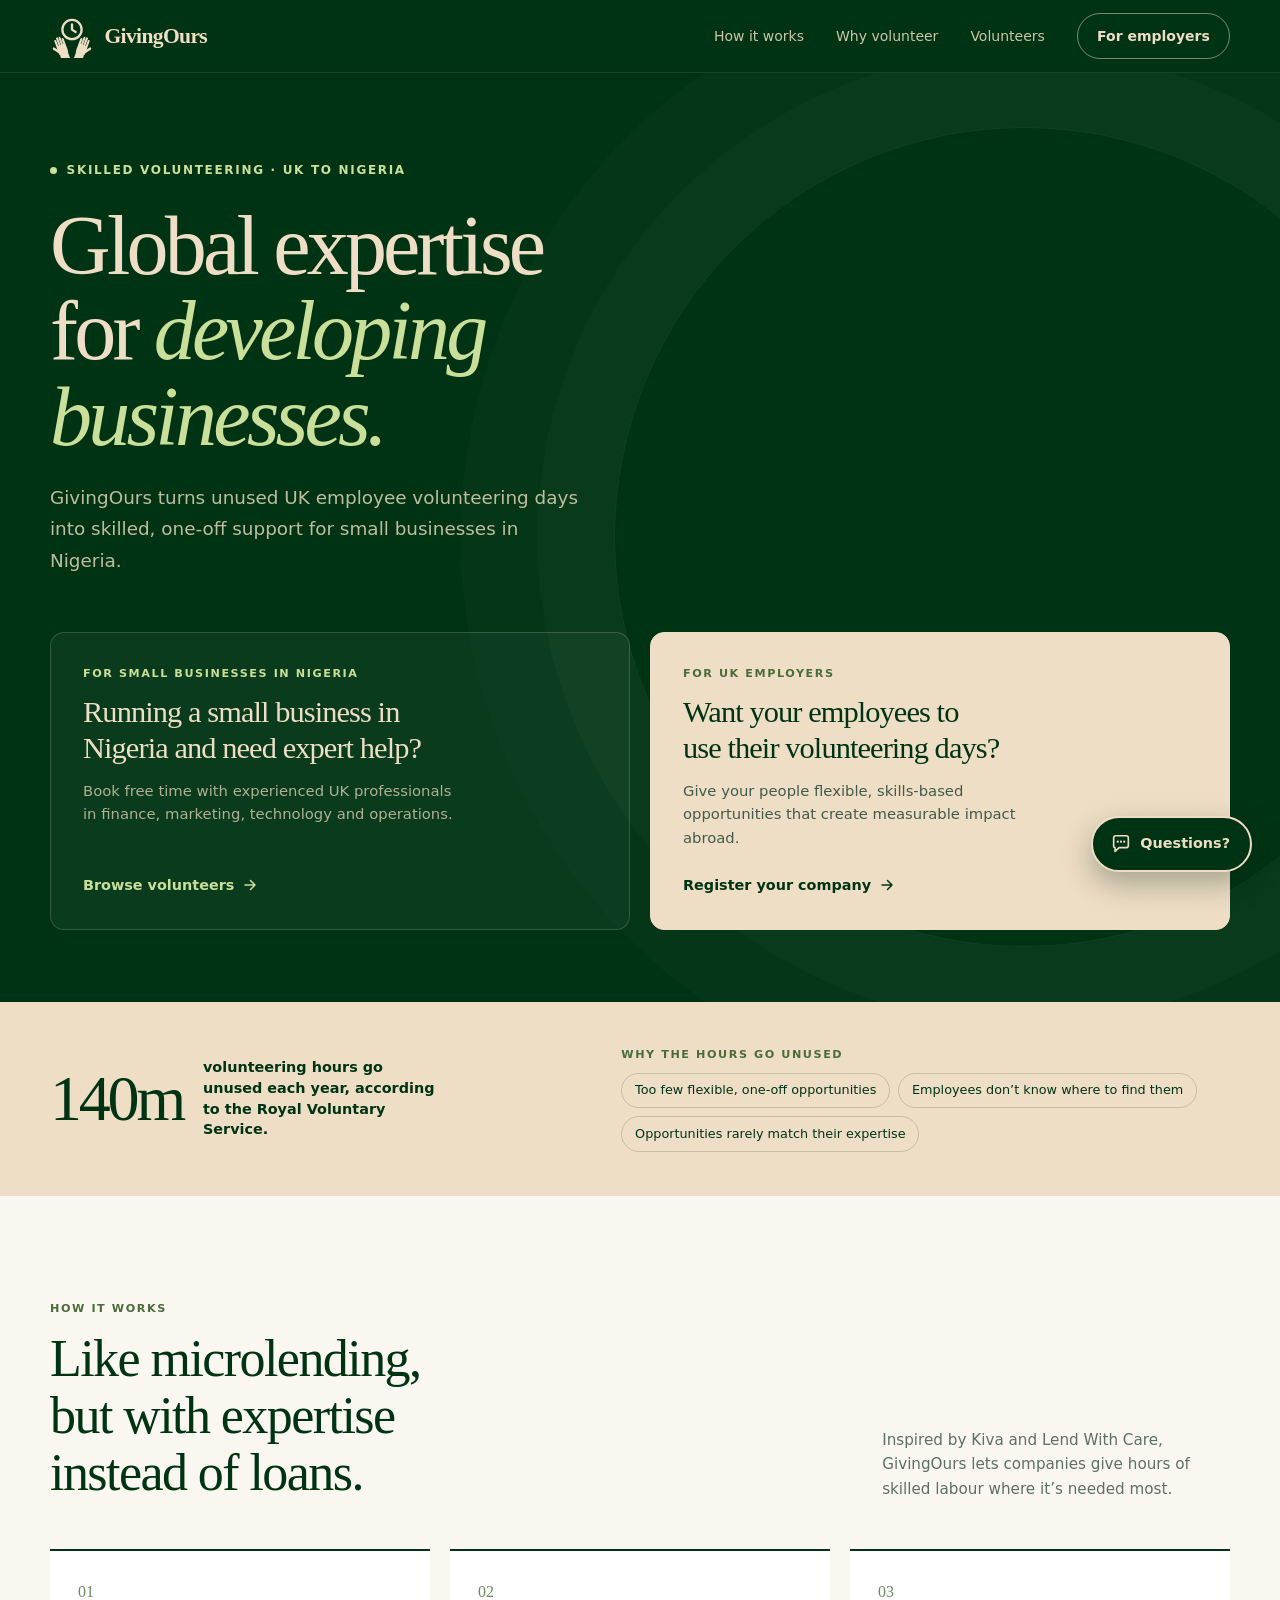
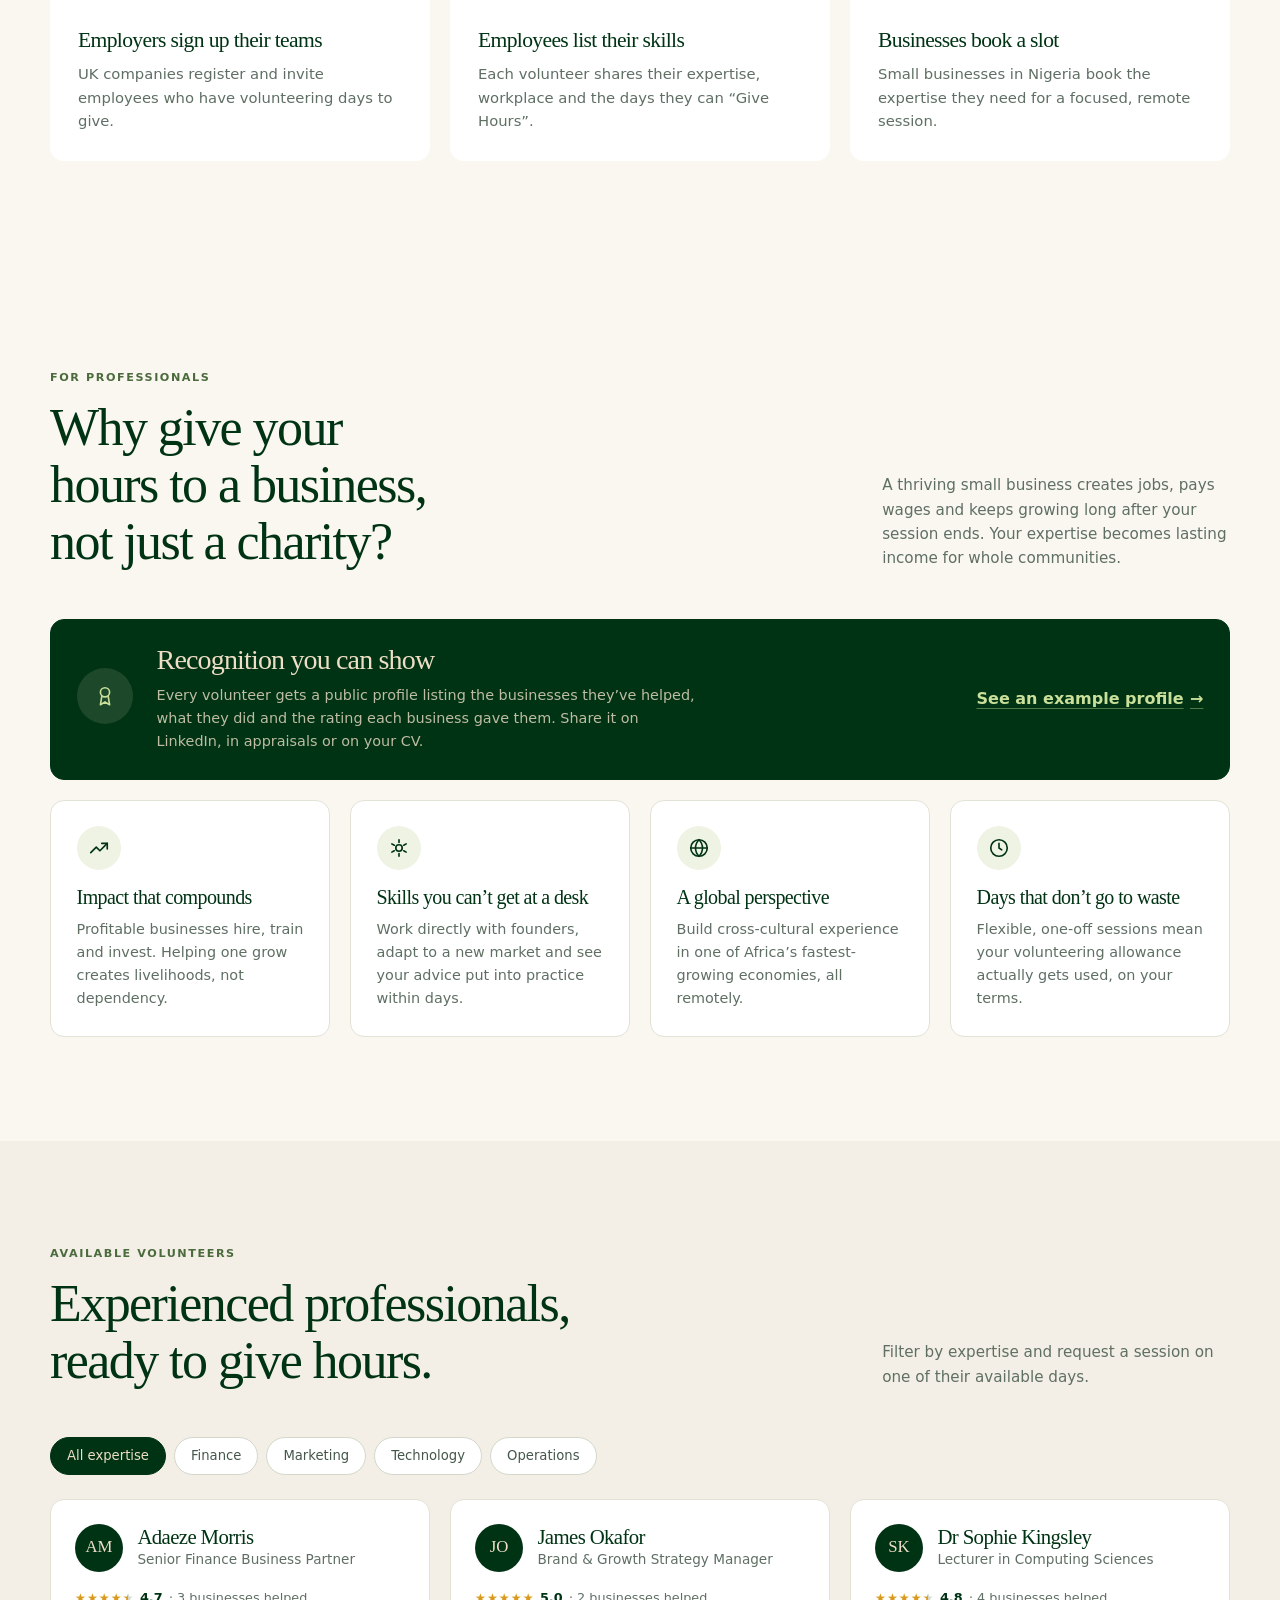
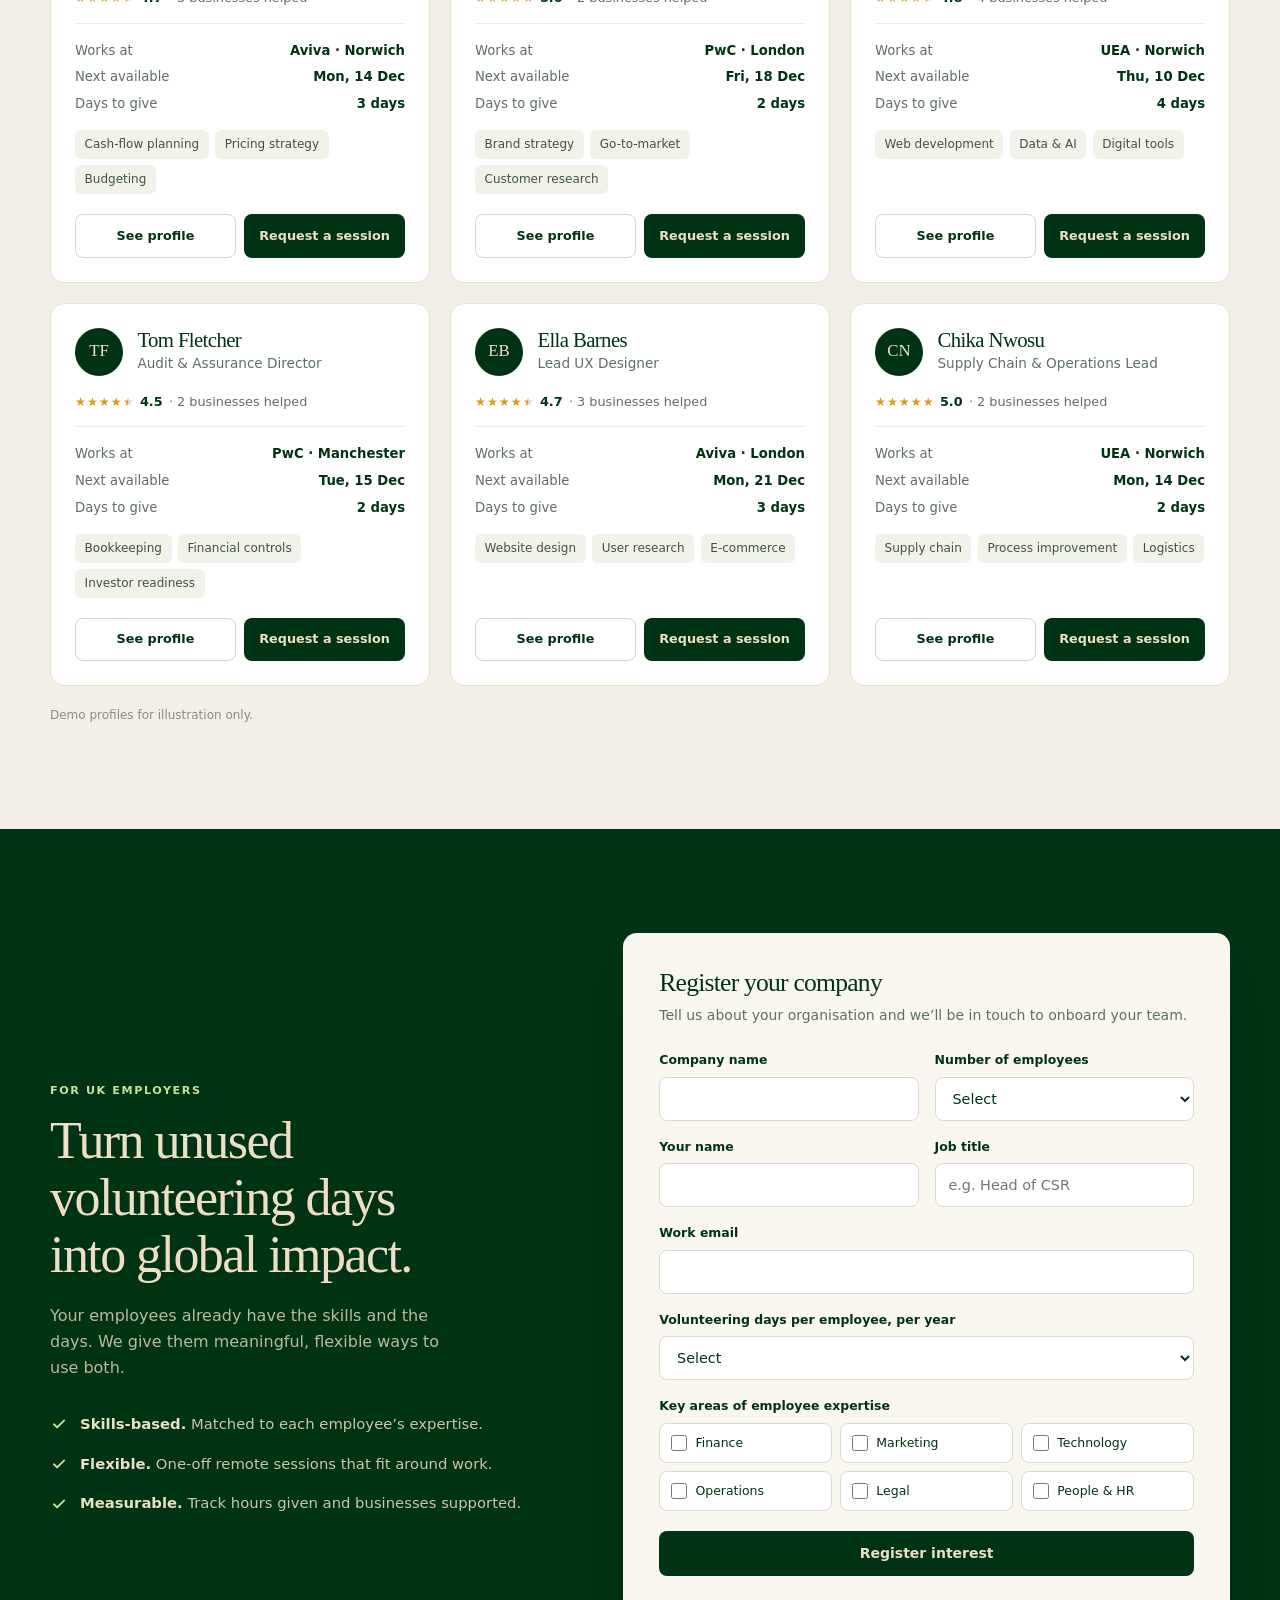
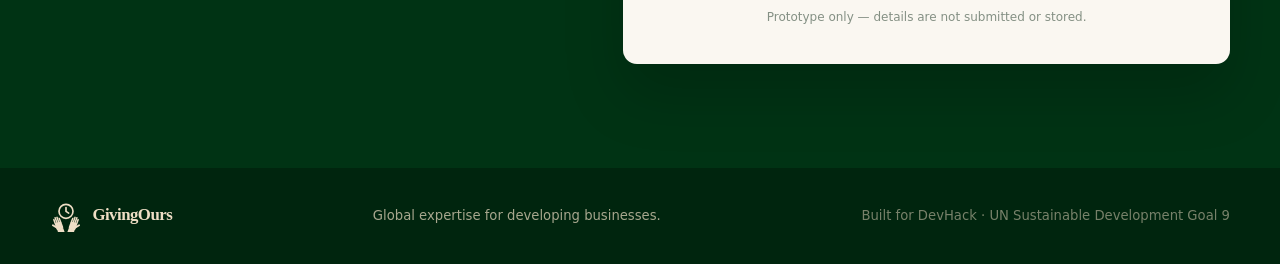
<file: index.html>
<!doctype html>
<html lang="en">
  <head>
    <meta charset="utf-8">
    <meta name="viewport" content="width=device-width, initial-scale=1">
    <meta name="theme-color" content="#003314">
    <meta
      name="description"
      content="GivingOurs turns unused UK employee volunteering days into expert support for small businesses in Nigeria."
    >
    <title>GivingOurs — Global expertise for developing businesses</title>
    <link rel="icon" href="assets/favicon.svg" type="image/svg+xml">
    <link rel="stylesheet" href="assets/styles.css">
    <script src="assets/data.js" defer></script>
    <script src="assets/script.js" defer></script>
    <script src="assets/chat.js" defer></script>
  </head>
  <body>
    <a class="skip-link" href="#main">Skip to content</a>

    <header class="site-header">
      <nav class="container nav" aria-label="Main navigation">
        <a class="brand" href="#top" aria-label="GivingOurs home">
          <img class="brand-mark" src="assets/logo.svg" alt="" width="44" height="44">
          <span class="brand-name">GivingOurs</span>
        </a>
        <div class="nav-links">
          <a href="#how-it-works">How it works</a>
          <a href="#why-volunteer">Why volunteer</a>
          <a href="#volunteers">Volunteers</a>
          <a class="button button-outline" href="#employers">For employers</a>
        </div>
      </nav>
    </header>

    <main id="main">
      <section class="hero" id="top" aria-labelledby="hero-title">
        <div class="container hero-inner">
          <div class="hero-copy">
            <p class="eyebrow"><span class="eyebrow-dot" aria-hidden="true"></span>Skilled volunteering · UK to Nigeria</p>
            <h1 id="hero-title">Global expertise for <em>developing businesses.</em></h1>
            <p class="hero-intro">
              GivingOurs turns unused UK employee volunteering days into
              skilled, one-off support for small businesses in Nigeria.
            </p>
          </div>

          <div class="hero-split">
            <article class="hero-panel">
              <span class="panel-label">For small businesses in Nigeria</span>
              <h2>Running a small business in Nigeria and need expert help?</h2>
              <p>Book free time with experienced UK professionals in finance, marketing, technology and operations.</p>
              <a class="panel-link" href="#volunteers">
                Browse volunteers
                <svg width="16" height="16" viewBox="0 0 16 16" fill="none" aria-hidden="true"><path d="M3 8h10M8.5 3.5 13 8l-4.5 4.5" stroke="currentColor" stroke-width="1.5" stroke-linecap="round" stroke-linejoin="round"/></svg>
              </a>
            </article>
            <article class="hero-panel hero-panel-light">
              <span class="panel-label">For UK employers</span>
              <h2>Want your employees to use their volunteering days?</h2>
              <p>Give your people flexible, skills-based opportunities that create measurable impact abroad.</p>
              <a class="panel-link" href="#employers">
                Register your company
                <svg width="16" height="16" viewBox="0 0 16 16" fill="none" aria-hidden="true"><path d="M3 8h10M8.5 3.5 13 8l-4.5 4.5" stroke="currentColor" stroke-width="1.5" stroke-linecap="round" stroke-linejoin="round"/></svg>
              </a>
            </article>
          </div>
        </div>
      </section>

      <section class="stats" aria-label="The opportunity">
        <div class="container stats-inner">
          <div class="stat">
            <strong>140m</strong>
            <span>volunteering hours go unused each year, according to the Royal Voluntary Service.</span>
          </div>
          <div class="stat-reasons">
            <p class="stat-reasons-title">Why the hours go unused</p>
            <ul>
              <li>Too few flexible, one-off opportunities</li>
              <li>Employees don’t know where to find them</li>
              <li>Opportunities rarely match their expertise</li>
            </ul>
          </div>
        </div>
      </section>

      <section class="section" id="how-it-works" aria-labelledby="how-title">
        <div class="container">
          <div class="section-heading">
            <div>
              <p class="section-kicker">How it works</p>
              <h2 id="how-title">Like microlending, but with expertise instead of loans.</h2>
            </div>
            <p class="section-description">
              Inspired by Kiva and Lend With Care, GivingOurs lets companies
              give hours of skilled labour where it’s needed most.
            </p>
          </div>
          <ol class="steps">
            <li class="step">
              <span class="step-number">01</span>
              <h3>Employers sign up their teams</h3>
              <p>UK companies register and invite employees who have volunteering days to give.</p>
            </li>
            <li class="step">
              <span class="step-number">02</span>
              <h3>Employees list their skills</h3>
              <p>Each volunteer shares their expertise, workplace and the days they can “Give Hours”.</p>
            </li>
            <li class="step">
              <span class="step-number">03</span>
              <h3>Businesses book a slot</h3>
              <p>Small businesses in Nigeria book the expertise they need for a focused, remote session.</p>
            </li>
          </ol>
        </div>
      </section>

      <section class="section why" id="why-volunteer" aria-labelledby="why-title">
        <div class="container">
          <div class="section-heading">
            <div>
              <p class="section-kicker">For professionals</p>
              <h2 id="why-title">Why give your hours to a business, not just a charity?</h2>
            </div>
            <p class="section-description">
              A thriving small business creates jobs, pays wages and keeps
              growing long after your session ends. Your expertise becomes
              lasting income for whole communities.
            </p>
          </div>

          <div class="why-grid">
            <article class="why-card why-card-feature">
              <span class="why-icon" aria-hidden="true">
                <svg width="22" height="22" viewBox="0 0 24 24" fill="none" stroke="currentColor" stroke-width="1.8" stroke-linecap="round" stroke-linejoin="round"><circle cx="12" cy="8" r="5"/><path d="m8.5 12.5-1.5 9 5-3 5 3-1.5-9"/></svg>
              </span>
              <h3>Recognition you can show</h3>
              <p>
                Every volunteer gets a public profile listing the businesses
                they’ve helped, what they did and the rating each business
                gave them. Share it on LinkedIn, in appraisals or on your CV.
              </p>
              <a class="text-link" href="profile.html?id=sophie-kingsley">See an example profile <span aria-hidden="true">→</span></a>
            </article>
            <article class="why-card">
              <span class="why-icon" aria-hidden="true">
                <svg width="22" height="22" viewBox="0 0 24 24" fill="none" stroke="currentColor" stroke-width="1.8" stroke-linecap="round" stroke-linejoin="round"><path d="M3 17l6-6 4 4 8-8"/><path d="M15 7h6v6"/></svg>
              </span>
              <h3>Impact that compounds</h3>
              <p>Profitable businesses hire, train and invest. Helping one grow creates livelihoods, not dependency.</p>
            </article>
            <article class="why-card">
              <span class="why-icon" aria-hidden="true">
                <svg width="22" height="22" viewBox="0 0 24 24" fill="none" stroke="currentColor" stroke-width="1.8" stroke-linecap="round" stroke-linejoin="round"><path d="M12 3v3M12 18v3M4.2 7.5l2.6 1.5M17.2 15l2.6 1.5M4.2 16.5 6.8 15M17.2 9l2.6-1.5"/><circle cx="12" cy="12" r="3.5"/></svg>
              </span>
              <h3>Skills you can’t get at a desk</h3>
              <p>Work directly with founders, adapt to a new market and see your advice put into practice within days.</p>
            </article>
            <article class="why-card">
              <span class="why-icon" aria-hidden="true">
                <svg width="22" height="22" viewBox="0 0 24 24" fill="none" stroke="currentColor" stroke-width="1.8" stroke-linecap="round" stroke-linejoin="round"><circle cx="12" cy="12" r="9"/><path d="M3 12h18M12 3c2.5 2.5 3.8 5.5 3.8 9s-1.3 6.5-3.8 9c-2.5-2.5-3.8-5.5-3.8-9S9.5 5.5 12 3z"/></svg>
              </span>
              <h3>A global perspective</h3>
              <p>Build cross-cultural experience in one of Africa’s fastest-growing economies, all remotely.</p>
            </article>
            <article class="why-card">
              <span class="why-icon" aria-hidden="true">
                <svg width="22" height="22" viewBox="0 0 24 24" fill="none" stroke="currentColor" stroke-width="1.8" stroke-linecap="round" stroke-linejoin="round"><circle cx="12" cy="12" r="9"/><path d="M12 7v5l3 2"/></svg>
              </span>
              <h3>Days that don’t go to waste</h3>
              <p>Flexible, one-off sessions mean your volunteering allowance actually gets used, on your terms.</p>
            </article>
          </div>
        </div>
      </section>

      <section class="section section-tinted" id="volunteers" aria-labelledby="volunteers-title">
        <div class="container">
          <div class="section-heading">
            <div>
              <p class="section-kicker">Available volunteers</p>
              <h2 id="volunteers-title">Experienced professionals, ready to give hours.</h2>
            </div>
            <p class="section-description">
              Filter by expertise and request a session on one of their
              available days.
            </p>
          </div>

          <div class="filters" role="group" aria-label="Filter volunteers by expertise">
            <button class="filter-button" type="button" aria-pressed="true" data-filter="all">All expertise</button>
            <button class="filter-button" type="button" aria-pressed="false" data-filter="finance">Finance</button>
            <button class="filter-button" type="button" aria-pressed="false" data-filter="marketing">Marketing</button>
            <button class="filter-button" type="button" aria-pressed="false" data-filter="technology">Technology</button>
            <button class="filter-button" type="button" aria-pressed="false" data-filter="operations">Operations</button>
          </div>

          <div class="volunteer-grid" id="volunteer-grid" aria-live="polite"></div>
          <p class="demo-note">Demo profiles for illustration only.</p>
        </div>
      </section>

      <section class="employers" id="employers" aria-labelledby="employers-title">
        <div class="container employers-inner">
          <div class="employers-copy">
            <p class="section-kicker">For UK employers</p>
            <h2 id="employers-title">Turn unused volunteering days into global impact.</h2>
            <p>
              Your employees already have the skills and the days. We give
              them meaningful, flexible ways to use both.
            </p>
            <ul class="benefits">
              <li>
                <svg width="18" height="18" viewBox="0 0 16 16" fill="none" aria-hidden="true"><path d="m3.5 8.2 2.8 2.8 6.2-6" stroke="currentColor" stroke-width="1.7" stroke-linecap="round" stroke-linejoin="round"/></svg>
                <span><strong>Skills-based.</strong> Matched to each employee’s expertise.</span>
              </li>
              <li>
                <svg width="18" height="18" viewBox="0 0 16 16" fill="none" aria-hidden="true"><path d="m3.5 8.2 2.8 2.8 6.2-6" stroke="currentColor" stroke-width="1.7" stroke-linecap="round" stroke-linejoin="round"/></svg>
                <span><strong>Flexible.</strong> One-off remote sessions that fit around work.</span>
              </li>
              <li>
                <svg width="18" height="18" viewBox="0 0 16 16" fill="none" aria-hidden="true"><path d="m3.5 8.2 2.8 2.8 6.2-6" stroke="currentColor" stroke-width="1.7" stroke-linecap="round" stroke-linejoin="round"/></svg>
                <span><strong>Measurable.</strong> Track hours given and businesses supported.</span>
              </li>
            </ul>
          </div>

          <form class="card-form" id="employer-form" novalidate>
            <h3>Register your company</h3>
            <p class="form-intro">Tell us about your organisation and we’ll be in touch to onboard your team.</p>
            <div class="form-grid">
              <div class="field">
                <label for="company">Company name</label>
                <input id="company" name="company" autocomplete="organization" required>
              </div>
              <div class="field">
                <label for="company-size">Number of employees</label>
                <select id="company-size" name="size" required>
                  <option value="" selected disabled>Select</option>
                  <option>250–999</option>
                  <option>1,000–4,999</option>
                  <option>5,000–9,999</option>
                  <option>10,000+</option>
                </select>
              </div>
              <div class="field">
                <label for="contact-name">Your name</label>
                <input id="contact-name" name="name" autocomplete="name" required>
              </div>
              <div class="field">
                <label for="contact-role">Job title</label>
                <input id="contact-role" name="role" autocomplete="organization-title" placeholder="e.g. Head of CSR">
              </div>
              <div class="field full">
                <label for="contact-email">Work email</label>
                <input id="contact-email" name="email" type="email" autocomplete="email" required>
              </div>
              <div class="field full">
                <label for="volunteer-days">Volunteering days per employee, per year</label>
                <select id="volunteer-days" name="days">
                  <option value="" selected disabled>Select</option>
                  <option>1 day</option>
                  <option>2 days</option>
                  <option>3–5 days</option>
                  <option>More than 5 days</option>
                </select>
              </div>
              <fieldset class="field full">
                <legend>Key areas of employee expertise</legend>
                <div class="checkboxes">
                  <label><input type="checkbox" name="skills" value="finance"> Finance</label>
                  <label><input type="checkbox" name="skills" value="marketing"> Marketing</label>
                  <label><input type="checkbox" name="skills" value="technology"> Technology</label>
                  <label><input type="checkbox" name="skills" value="operations"> Operations</label>
                  <label><input type="checkbox" name="skills" value="legal"> Legal</label>
                  <label><input type="checkbox" name="skills" value="hr"> People &amp; HR</label>
                </div>
              </fieldset>
            </div>
            <button class="button button-primary button-block" type="submit">Register interest</button>
            <p class="form-status" id="employer-status" role="status" aria-live="polite"></p>
            <p class="form-note">Prototype only — details are not submitted or stored.</p>
          </form>
        </div>
      </section>
    </main>

    <footer class="site-footer">
      <div class="container footer-inner">
        <a class="brand brand-small" href="#top" aria-label="GivingOurs home">
          <img class="brand-mark" src="assets/logo.svg" alt="" width="32" height="32">
          <span class="brand-name">GivingOurs</span>
        </a>
        <p>Global expertise for developing businesses.</p>
        <p class="footer-meta">Built for DevHack · UN Sustainable Development Goal 9</p>
      </div>
    </footer>

    <dialog class="booking-dialog" id="booking-dialog" aria-labelledby="booking-title">
      <form class="booking-form" id="booking-form" method="dialog" novalidate>
        <div class="dialog-header">
          <div>
            <p class="section-kicker">Request a session</p>
            <h3 id="booking-title">Book time with <span data-booking-name></span></h3>
            <p class="dialog-sub" data-booking-meta></p>
          </div>
          <button class="dialog-close" type="button" value="cancel" aria-label="Close" data-close>
            <svg width="18" height="18" viewBox="0 0 16 16" fill="none" aria-hidden="true"><path d="m4 4 8 8M12 4l-8 8" stroke="currentColor" stroke-width="1.6" stroke-linecap="round"/></svg>
          </button>
        </div>
        <div class="form-grid">
          <div class="field full">
            <label for="booking-date">Available day</label>
            <select id="booking-date" name="date" required></select>
          </div>
          <div class="field">
            <label for="business-name">Business name</label>
            <input id="business-name" name="business" required>
          </div>
          <div class="field">
            <label for="business-city">City</label>
            <input id="business-city" name="city" placeholder="e.g. Lagos" required>
          </div>
          <div class="field full">
            <label for="business-email">Email</label>
            <input id="business-email" name="email" type="email" autocomplete="email" required>
          </div>
          <div class="field full">
            <label for="business-need">What do you need help with?</label>
            <textarea id="business-need" name="need" rows="3" required></textarea>
          </div>
        </div>
        <button class="button button-primary button-block" type="submit">Send request</button>
        <p class="form-status" id="booking-status" role="status" aria-live="polite"></p>
      </form>
    </dialog>
  </body>
</html>
</file>
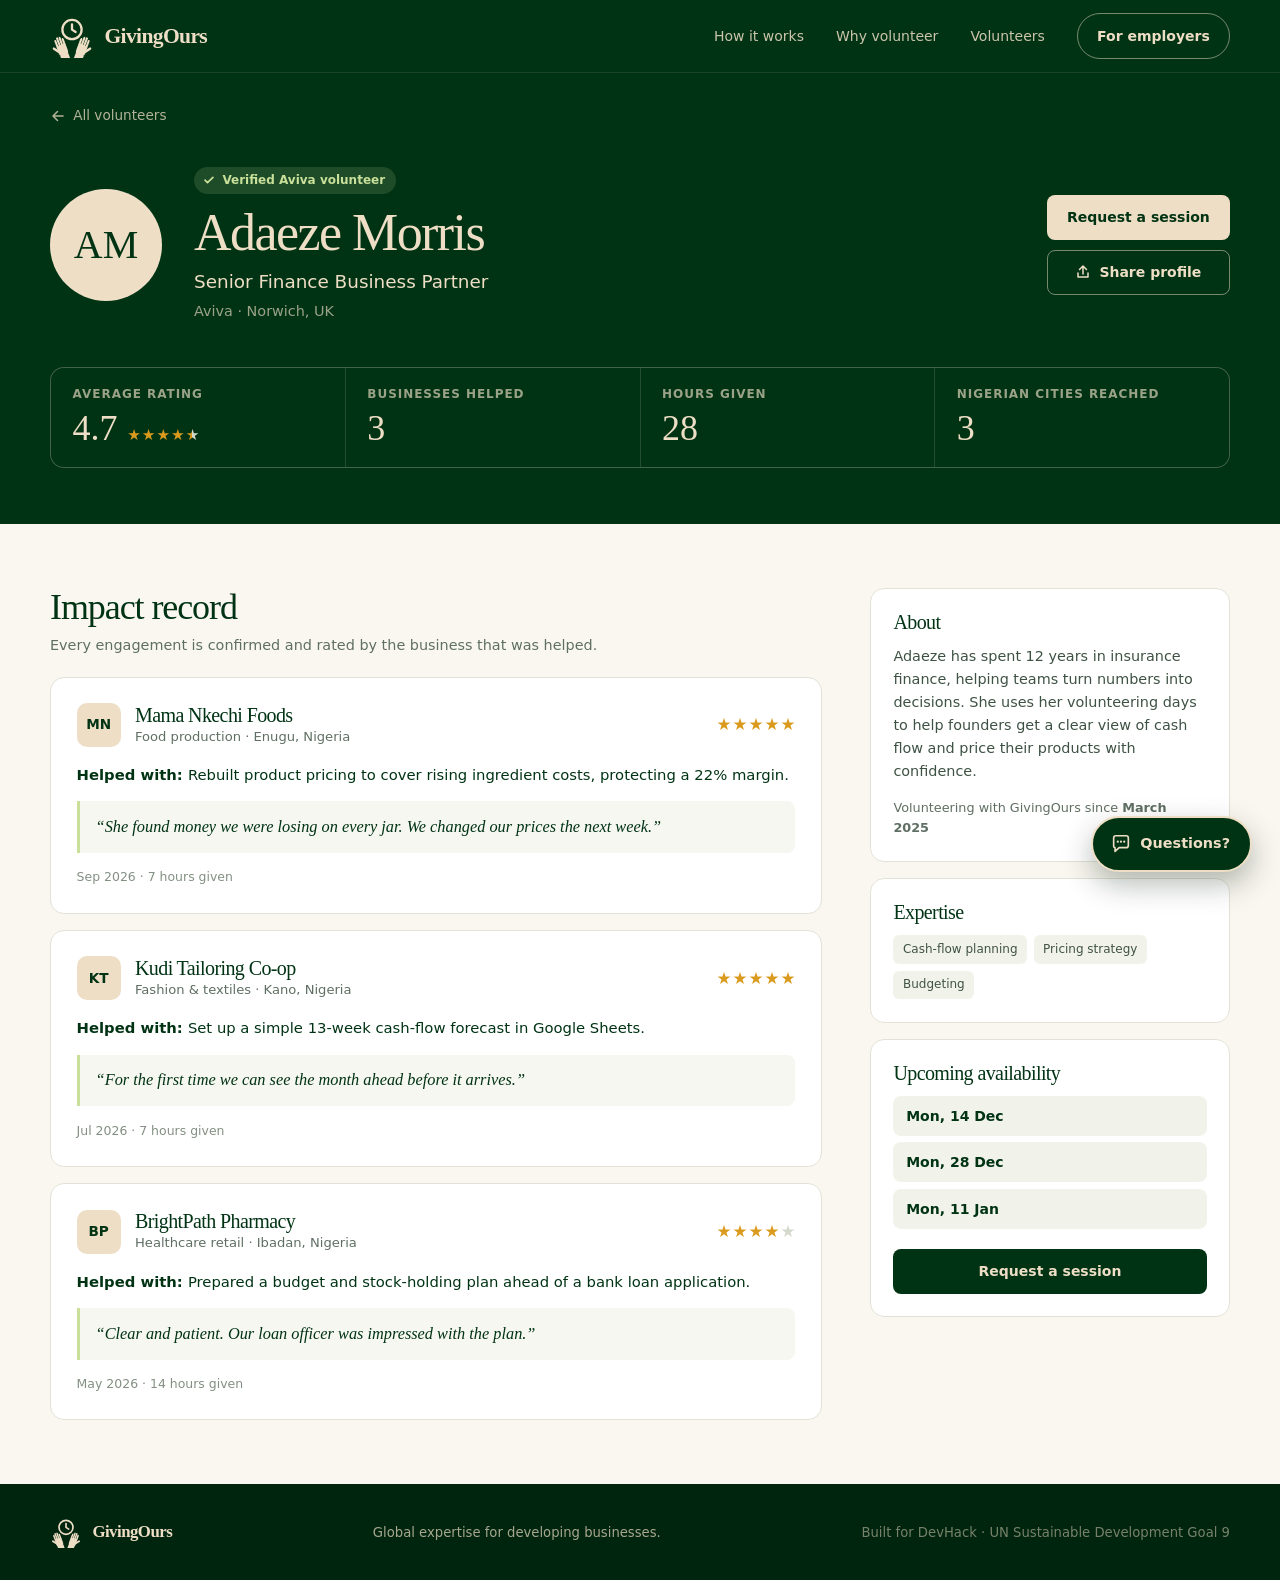
<file: profile.html>
<!doctype html>
<html lang="en">
  <head>
    <meta charset="utf-8">
    <meta name="viewport" content="width=device-width, initial-scale=1">
    <meta name="theme-color" content="#003314">
    <meta name="description" content="A GivingOurs volunteer profile: businesses helped, expertise and ratings.">
    <title>Volunteer profile — GivingOurs</title>
    <link rel="icon" href="assets/favicon.svg" type="image/svg+xml">
    <link rel="stylesheet" href="assets/styles.css">
    <script src="assets/data.js" defer></script>
    <script src="assets/profile.js" defer></script>
    <script src="assets/chat.js" defer></script>
  </head>
  <body>
    <a class="skip-link" href="#main">Skip to content</a>

    <header class="site-header">
      <nav class="container nav" aria-label="Main navigation">
        <a class="brand" href="index.html" aria-label="GivingOurs home">
          <img class="brand-mark" src="assets/logo.svg" alt="" width="44" height="44">
          <span class="brand-name">GivingOurs</span>
        </a>
        <div class="nav-links">
          <a href="index.html#how-it-works">How it works</a>
          <a href="index.html#why-volunteer">Why volunteer</a>
          <a href="index.html#volunteers">Volunteers</a>
          <a class="button button-outline" href="index.html#employers">For employers</a>
        </div>
      </nav>
    </header>

    <main id="main">
      <section class="profile-hero" aria-labelledby="profile-name">
        <div class="container">
          <a class="back-link" href="index.html#volunteers">
            <svg width="16" height="16" viewBox="0 0 16 16" fill="none" aria-hidden="true"><path d="M13 8H3M7.5 3.5 3 8l4.5 4.5" stroke="currentColor" stroke-width="1.5" stroke-linecap="round" stroke-linejoin="round"/></svg>
            All volunteers
          </a>
          <div class="profile-head">
            <div class="profile-avatar" data-field="initials" aria-hidden="true"></div>
            <div class="profile-identity">
              <p class="verified-badge">
                <svg width="14" height="14" viewBox="0 0 16 16" fill="none" aria-hidden="true"><path d="m3.5 8.2 2.8 2.8 6.2-6" stroke="currentColor" stroke-width="2" stroke-linecap="round" stroke-linejoin="round"/></svg>
                <span data-field="verified"></span>
              </p>
              <h1 id="profile-name" data-field="name"></h1>
              <p class="profile-role" data-field="role"></p>
              <p class="profile-meta" data-field="meta"></p>
            </div>
            <div class="profile-actions">
              <a class="button button-cream" data-field="book-link" href="index.html#volunteers">Request a session</a>
              <button class="button button-outline" type="button" id="share-profile">
                <svg width="16" height="16" viewBox="0 0 16 16" fill="none" aria-hidden="true"><path d="M8 10V2M4.5 5.5 8 2l3.5 3.5M3 9v4h10V9" stroke="currentColor" stroke-width="1.5" stroke-linecap="round" stroke-linejoin="round"/></svg>
                Share profile
              </button>
            </div>
          </div>

          <dl class="profile-stats">
            <div class="profile-stat">
              <dt>Average rating</dt>
              <dd><span data-field="rating"></span><span data-field="rating-stars"></span></dd>
            </div>
            <div class="profile-stat">
              <dt>Businesses helped</dt>
              <dd data-field="businesses"></dd>
            </div>
            <div class="profile-stat">
              <dt>Hours given</dt>
              <dd data-field="hours"></dd>
            </div>
            <div class="profile-stat">
              <dt>Nigerian cities reached</dt>
              <dd data-field="cities"></dd>
            </div>
          </dl>
        </div>
      </section>

      <div class="container profile-body">
        <div class="profile-main">
          <section class="profile-section" aria-labelledby="impact-title">
            <div class="profile-section-head">
              <h2 id="impact-title">Impact record</h2>
              <p>Every engagement is confirmed and rated by the business that was helped.</p>
            </div>
            <ol class="engagement-list" id="engagement-list"></ol>
          </section>
        </div>

        <aside class="profile-side">
          <section class="side-card" aria-labelledby="about-title">
            <h2 id="about-title">About</h2>
            <p data-field="bio"></p>
            <p class="side-small">Volunteering with GivingOurs since <strong data-field="since"></strong></p>
          </section>
          <section class="side-card" aria-labelledby="expertise-title">
            <h2 id="expertise-title">Expertise</h2>
            <ul class="skill-list" id="profile-skills"></ul>
          </section>
          <section class="side-card" aria-labelledby="availability-title">
            <h2 id="availability-title">Upcoming availability</h2>
            <ul class="availability-list" id="profile-dates"></ul>
            <a class="button button-primary button-block" data-field="book-link" href="index.html#volunteers">Request a session</a>
          </section>
        </aside>
      </div>

      <section class="container profile-missing" id="profile-missing" hidden>
        <h1>Volunteer not found</h1>
        <p>This profile doesn’t exist or may have been removed.</p>
        <a class="button button-primary" href="index.html#volunteers">Browse volunteers</a>
      </section>
    </main>

    <footer class="site-footer">
      <div class="container footer-inner">
        <a class="brand brand-small" href="index.html" aria-label="GivingOurs home">
          <img class="brand-mark" src="assets/logo.svg" alt="" width="32" height="32">
          <span class="brand-name">GivingOurs</span>
        </a>
        <p>Global expertise for developing businesses.</p>
        <p class="footer-meta">Built for DevHack · UN Sustainable Development Goal 9</p>
      </div>
    </footer>

    <div class="toast" id="toast" role="status" aria-live="polite" hidden></div>
  </body>
</html>
</file>
<file: assets/styles.css>
:root {
  --green: #003314;
  --green-700: #0b4221;
  --green-900: #00250e;
  --cream: #eedec5;
  --white: #ffffff;
  --paper: #faf7f1;
  --accent: #c9df9a;
  --muted: #5f6f63;
  --line: #e2e2d6;
  --radius: 14px;
  --radius-sm: 8px;
  --shadow: 0 18px 40px rgba(0, 51, 20, 0.08);
  --serif: "Iowan Old Style", Georgia, "Times New Roman", serif;
  --sans: "Avenir Next", Avenir, "Segoe UI", system-ui, -apple-system, sans-serif;
  --container: 1180px;
  --gutter: clamp(1.25rem, 4vw, 2.5rem);
  --header-h: 72px;
}

*,
*::before,
*::after {
  box-sizing: border-box;
}

[hidden] {
  display: none !important;
}

html {
  scroll-behavior: smooth;
  scroll-padding-top: calc(var(--header-h) + 1rem);
  -webkit-text-size-adjust: 100%;
}

body {
  margin: 0;
  background: var(--paper);
  color: var(--green);
  font-family: var(--sans);
  font-size: 1rem;
  line-height: 1.6;
  -webkit-font-smoothing: antialiased;
}

img,
svg {
  display: block;
  max-width: 100%;
}

a {
  color: inherit;
  text-decoration: none;
}

button,
input,
select,
textarea {
  font: inherit;
  color: inherit;
}

:focus-visible {
  outline: 3px solid var(--accent);
  outline-offset: 3px;
}

h1,
h2,
h3 {
  margin: 0;
  font-family: var(--serif);
  font-weight: 400;
  letter-spacing: -0.03em;
  line-height: 1.1;
  text-wrap: balance;
}

p {
  margin: 0;
}

.container {
  width: 100%;
  max-width: calc(var(--container) + var(--gutter) * 2);
  margin-inline: auto;
  padding-inline: var(--gutter);
}

.skip-link {
  position: absolute;
  z-index: 100;
  top: 0.75rem;
  left: 0.75rem;
  padding: 0.6rem 1rem;
  border-radius: var(--radius-sm);
  background: var(--white);
  transform: translateY(-200%);
}

.skip-link:focus {
  transform: none;
}

/* Buttons */
.button {
  display: inline-flex;
  align-items: center;
  justify-content: center;
  gap: 0.5rem;
  min-height: 44px;
  padding: 0.65rem 1.2rem;
  border: 1px solid transparent;
  border-radius: 999px;
  cursor: pointer;
  font-size: 0.875rem;
  font-weight: 600;
  white-space: nowrap;
  transition: background 0.18s ease, color 0.18s ease, border-color 0.18s ease;
}

.button-outline {
  border-color: rgba(238, 222, 197, 0.5);
  background: transparent;
  color: var(--cream);
}

.button-outline:hover {
  background: var(--cream);
  color: var(--green);
}

.button-primary {
  background: var(--green);
  color: var(--cream);
  border-radius: var(--radius-sm);
}

.button-primary:hover {
  background: var(--green-700);
}

.button-block {
  width: 100%;
  margin-top: 1.25rem;
}

/* Header */
.site-header {
  position: sticky;
  z-index: 50;
  top: 0;
  background: var(--green);
  color: var(--cream);
  border-bottom: 1px solid rgba(238, 222, 197, 0.1);
}

.nav {
  min-height: var(--header-h);
  display: flex;
  align-items: center;
  justify-content: space-between;
  gap: 1.5rem;
}

.brand {
  display: inline-flex;
  align-items: center;
  gap: 0.65rem;
  flex-shrink: 0;
}

.brand-mark {
  width: 44px;
  height: 44px;
}

.brand-name {
  font-family: var(--serif);
  font-size: 1.35rem;
  font-weight: 600;
  letter-spacing: -0.03em;
  color: var(--cream);
}

.nav-links {
  display: flex;
  align-items: center;
  gap: clamp(1rem, 3vw, 2rem);
  font-size: 0.875rem;
}

.nav-links > a:not(.button) {
  color: rgba(238, 222, 197, 0.85);
  transition: color 0.18s ease;
}

.nav-links > a:not(.button):hover {
  color: var(--white);
}

/* Hero */
.hero {
  position: relative;
  overflow: hidden;
  background: var(--green);
  color: var(--cream);
}

.hero::before {
  position: absolute;
  top: 50%;
  right: -12vw;
  width: min(70vw, 820px);
  aspect-ratio: 1;
  border: 1px solid rgba(238, 222, 197, 0.07);
  border-radius: 50%;
  box-shadow: 0 0 0 clamp(2rem, 6vw, 5rem) rgba(238, 222, 197, 0.02),
    0 0 0 clamp(4rem, 12vw, 10rem) rgba(238, 222, 197, 0.015);
  transform: translateY(-50%);
  content: "";
  pointer-events: none;
}

.hero-inner {
  position: relative;
  display: flex;
  flex-direction: column;
  justify-content: center;
  gap: clamp(2rem, 5vw, 3.5rem);
  padding-block: clamp(3rem, 7vw, 5.5rem) clamp(3rem, 6vw, 4.5rem);
}

.eyebrow {
  display: flex;
  align-items: center;
  gap: 0.6rem;
  color: var(--accent);
  font-size: clamp(0.65rem, 1.4vw, 0.75rem);
  font-weight: 700;
  letter-spacing: 0.14em;
  text-transform: uppercase;
}

.eyebrow-dot {
  width: 7px;
  height: 7px;
  flex-shrink: 0;
  border-radius: 50%;
  background: var(--accent);
}

.hero h1 {
  max-width: 16ch;
  margin-block: clamp(1rem, 2vw, 1.4rem);
  font-size: clamp(2.5rem, 7vw, 5.25rem);
  line-height: 1.02;
  letter-spacing: -0.045em;
}

.hero h1 em {
  color: var(--accent);
}

.hero-intro {
  max-width: 34rem;
  color: rgba(238, 222, 197, 0.8);
  font-size: clamp(1rem, 1.6vw, 1.15rem);
  line-height: 1.7;
}

.hero-split {
  display: grid;
  grid-template-columns: repeat(2, minmax(0, 1fr));
  gap: clamp(0.75rem, 2vw, 1.25rem);
}

.hero-panel {
  display: flex;
  flex-direction: column;
  align-items: flex-start;
  gap: 0.75rem;
  padding: clamp(1.4rem, 3vw, 2rem);
  border: 1px solid rgba(238, 222, 197, 0.18);
  border-radius: var(--radius);
  background: rgba(255, 255, 255, 0.04);
  transition: border-color 0.2s ease, background 0.2s ease;
}

.hero-panel:hover {
  border-color: rgba(238, 222, 197, 0.35);
  background: rgba(255, 255, 255, 0.06);
}

.hero-panel-light {
  background: var(--cream);
  color: var(--green);
  border-color: var(--cream);
}

.hero-panel-light:hover {
  background: #f3e7d4;
  border-color: #f3e7d4;
}

.panel-label {
  color: var(--accent);
  font-size: 0.7rem;
  font-weight: 700;
  letter-spacing: 0.14em;
  text-transform: uppercase;
}

.hero-panel-light .panel-label {
  color: #4b6b3d;
}

.hero-panel h2 {
  max-width: 24ch;
  font-size: clamp(1.4rem, 2.6vw, 1.9rem);
  line-height: 1.18;
}

.hero-panel p {
  max-width: 40ch;
  color: rgba(238, 222, 197, 0.72);
  font-size: 0.925rem;
}

.hero-panel-light p {
  color: #435a4a;
}

.panel-link {
  display: inline-flex;
  align-items: center;
  gap: 0.5rem;
  margin-top: auto;
  padding-top: 0.75rem;
  color: var(--accent);
  font-size: 0.9rem;
  font-weight: 600;
}

.hero-panel-light .panel-link {
  color: var(--green);
}

.panel-link svg {
  transition: transform 0.18s ease;
}

.panel-link:hover svg {
  transform: translateX(4px);
}

/* Stats */
.stats {
  background: var(--cream);
}

.stats-inner {
  display: grid;
  grid-template-columns: minmax(0, 1fr) minmax(0, 1.2fr);
  align-items: center;
  gap: clamp(1.5rem, 5vw, 4rem);
  padding-block: clamp(2rem, 4vw, 2.75rem);
}

.stat {
  display: flex;
  align-items: center;
  gap: 1.25rem;
}

.stat strong {
  font-family: var(--serif);
  font-size: clamp(2.75rem, 6vw, 4rem);
  font-weight: 400;
  letter-spacing: -0.05em;
  line-height: 1;
}

.stat span {
  max-width: 24ch;
  font-size: 0.9rem;
  font-weight: 600;
  line-height: 1.45;
}

.stat-reasons-title {
  margin-bottom: 0.6rem;
  color: #4b6b3d;
  font-size: 0.7rem;
  font-weight: 700;
  letter-spacing: 0.14em;
  text-transform: uppercase;
}

.stat-reasons ul {
  display: flex;
  flex-wrap: wrap;
  gap: 0.5rem;
  margin: 0;
  padding: 0;
  list-style: none;
}

.stat-reasons li {
  padding: 0.4rem 0.8rem;
  border: 1px solid rgba(0, 51, 20, 0.18);
  border-radius: 999px;
  font-size: 0.8rem;
}

/* Sections */
.section {
  padding-block: clamp(4rem, 9vw, 6.5rem);
}

.section-tinted {
  background: #f3efe6;
}

.section-heading {
  display: flex;
  align-items: flex-end;
  justify-content: space-between;
  gap: 1.5rem 3rem;
  margin-bottom: clamp(2rem, 4vw, 3rem);
}

.section-kicker {
  margin-bottom: 0.75rem;
  color: #4b6b3d;
  font-size: 0.7rem;
  font-weight: 700;
  letter-spacing: 0.14em;
  text-transform: uppercase;
}

.section-heading h2,
.employers-copy h2 {
  max-width: 20ch;
  font-size: clamp(2rem, 4.2vw, 3.25rem);
}

.section-description {
  max-width: 36ch;
  color: var(--muted);
  font-size: 0.95rem;
}

/* Steps */
.steps {
  display: grid;
  grid-template-columns: repeat(3, minmax(0, 1fr));
  gap: 1.25rem;
  margin: 0;
  padding: 0;
  list-style: none;
}

.step {
  padding: 1.75rem;
  border-top: 2px solid var(--green);
  background: var(--white);
  border-radius: 0 0 var(--radius) var(--radius);
}

.step-number {
  display: block;
  margin-bottom: 1.5rem;
  color: #6c8a5c;
  font-family: var(--serif);
  font-size: 1rem;
}

.step h3 {
  margin-bottom: 0.6rem;
  font-size: 1.35rem;
}

.step p {
  color: var(--muted);
  font-size: 0.925rem;
}

/* Volunteers */
.filters {
  display: flex;
  flex-wrap: wrap;
  gap: 0.5rem;
  margin-bottom: 1.5rem;
}

.filter-button {
  min-height: 38px;
  padding: 0.45rem 1rem;
  border: 1px solid #d3d8cb;
  border-radius: 999px;
  background: var(--white);
  color: #44574a;
  cursor: pointer;
  font-size: 0.825rem;
  transition: background 0.18s ease, color 0.18s ease, border-color 0.18s ease;
}

.filter-button:hover {
  border-color: var(--green);
}

.filter-button[aria-pressed="true"] {
  border-color: var(--green);
  background: var(--green);
  color: var(--cream);
}

.volunteer-grid {
  display: grid;
  grid-template-columns: repeat(auto-fill, minmax(min(100%, 320px), 1fr));
  gap: 1.25rem;
}

.volunteer-card {
  display: flex;
  flex-direction: column;
  padding: 1.5rem;
  border: 1px solid var(--line);
  border-radius: var(--radius);
  background: var(--white);
  transition: transform 0.2s ease, box-shadow 0.2s ease;
}

.volunteer-card:hover {
  transform: translateY(-3px);
  box-shadow: var(--shadow);
}

.volunteer-card[hidden] {
  display: none;
}

.card-head {
  display: flex;
  align-items: center;
  gap: 0.9rem;
}

.avatar {
  display: grid;
  place-items: center;
  width: 48px;
  height: 48px;
  flex-shrink: 0;
  border-radius: 50%;
  background: var(--green);
  color: var(--cream);
  font-family: var(--serif);
  font-size: 1.05rem;
}

.volunteer-card h3 {
  font-size: 1.3rem;
  line-height: 1.2;
}

.volunteer-role {
  color: var(--muted);
  font-size: 0.85rem;
}

.card-meta {
  display: grid;
  gap: 0.35rem;
  margin: 1.25rem 0 0;
  padding: 1rem 0 0;
  border-top: 1px solid #eeede5;
  font-size: 0.825rem;
}

.card-meta div {
  display: flex;
  justify-content: space-between;
  gap: 1rem;
}

.card-meta dt {
  color: var(--muted);
}

.card-meta dd {
  margin: 0;
  font-weight: 600;
  text-align: right;
}

.skill-list {
  display: flex;
  flex-wrap: wrap;
  gap: 0.4rem;
  margin: 1rem 0 1.25rem;
  padding: 0;
  list-style: none;
}

.skill-list li {
  padding: 0.3rem 0.6rem;
  border-radius: 6px;
  background: #f1f3ea;
  color: #405244;
  font-size: 0.75rem;
}

.card-rating {
  display: flex;
  flex-wrap: wrap;
  align-items: center;
  gap: 0.4rem;
  margin-top: 1rem;
  color: var(--muted);
  font-size: 0.8rem;
}

.card-rating strong {
  color: var(--green);
}

.card-meta {
  margin-top: 0.9rem;
}

.card-actions {
  display: grid;
  grid-template-columns: 1fr 1fr;
  gap: 0.5rem;
  margin-top: auto;
}

.card-actions .button {
  min-height: 42px;
  padding-inline: 0.6rem;
  border-radius: var(--radius-sm);
  font-size: 0.8rem;
}

.button-ghost {
  border-color: #cfd6c6;
  background: transparent;
  color: var(--green);
}

.button-ghost:hover {
  border-color: var(--green);
  background: #f1f3ea;
}

.button-cream {
  background: var(--cream);
  color: var(--green);
}

.button-cream:hover {
  background: var(--white);
}

.stars {
  display: inline-flex;
  gap: 1px;
  line-height: 1;
}

.star {
  color: #d5d9cc;
  font-size: 0.95em;
}

.star.is-full {
  color: #d99a1e;
}

.star.is-half {
  background: linear-gradient(90deg, #d99a1e 50%, #d5d9cc 50%);
  -webkit-background-clip: text;
  background-clip: text;
  color: transparent;
}

.text-link {
  display: inline-flex;
  gap: 0.4rem;
  font-weight: 600;
  text-decoration: underline;
  text-decoration-color: rgba(0, 51, 20, 0.3);
  text-underline-offset: 4px;
}

.text-link:hover {
  text-decoration-color: currentColor;
}

.visually-hidden {
  position: absolute !important;
  width: 1px;
  height: 1px;
  overflow: hidden;
  clip: rect(0 0 0 0);
  white-space: nowrap;
}

/* Why volunteer */
.why-grid {
  display: grid;
  grid-template-columns: repeat(4, minmax(0, 1fr));
  gap: 1.25rem;
}

.why-card {
  display: flex;
  flex-direction: column;
  gap: 0.6rem;
  padding: 1.6rem;
  border: 1px solid var(--line);
  border-radius: var(--radius);
  background: var(--white);
}

.why-card h3 {
  font-size: 1.25rem;
}

.why-card p {
  color: var(--muted);
  font-size: 0.9rem;
}

.why-card-feature {
  grid-column: 1 / -1;
  display: grid;
  grid-template-columns: auto minmax(0, 1fr) auto;
  align-items: center;
  gap: 0.5rem 1.5rem;
  border-color: var(--green);
  background: var(--green);
  color: var(--cream);
}

.why-card-feature h3 {
  font-size: clamp(1.4rem, 2.5vw, 1.75rem);
}

.why-card-feature p {
  grid-column: 2;
  max-width: 60ch;
  color: rgba(238, 222, 197, 0.8);
}

.why-card-feature h3 {
  grid-column: 2;
}

.why-card-feature .why-icon {
  grid-row: 1 / span 2;
  width: 56px;
  height: 56px;
  background: rgba(238, 222, 197, 0.12);
  color: var(--accent);
}

.why-card-feature .text-link {
  grid-column: 3;
  grid-row: 1 / span 2;
  color: var(--accent);
  text-decoration-color: rgba(201, 223, 154, 0.4);
  white-space: nowrap;
}

.why-icon {
  display: grid;
  place-items: center;
  width: 44px;
  height: 44px;
  margin-bottom: 0.4rem;
  border-radius: 50%;
  background: #eef3e4;
  color: var(--green);
}

.demo-note {
  margin-top: 1.25rem;
  color: #839083;
  font-size: 0.75rem;
}

/* Employers */
.employers {
  background: var(--green);
  color: var(--cream);
}

.employers-inner {
  display: grid;
  grid-template-columns: minmax(0, 0.9fr) minmax(0, 1.1fr);
  align-items: center;
  gap: clamp(2.5rem, 6vw, 5rem);
  padding-block: clamp(4rem, 9vw, 6.5rem);
}

.employers .section-kicker {
  color: var(--accent);
}

.employers-copy > p:not(.section-kicker) {
  max-width: 40ch;
  margin-top: 1.25rem;
  color: rgba(238, 222, 197, 0.78);
}

.benefits {
  display: grid;
  gap: 1rem;
  margin: 2rem 0 0;
  padding: 0;
  list-style: none;
}

.benefits li {
  display: flex;
  gap: 0.75rem;
  color: rgba(238, 222, 197, 0.85);
  font-size: 0.925rem;
}

.benefits svg {
  flex-shrink: 0;
  margin-top: 0.2rem;
  color: var(--accent);
}

.benefits strong {
  color: var(--cream);
}

/* Forms */
.card-form {
  padding: clamp(1.5rem, 4vw, 2.25rem);
  border-radius: var(--radius);
  background: var(--paper);
  color: var(--green);
  box-shadow: 0 30px 60px rgba(0, 0, 0, 0.18);
}

.card-form h3 {
  font-size: 1.6rem;
}

.form-intro {
  margin: 0.4rem 0 1.5rem;
  color: var(--muted);
  font-size: 0.875rem;
}

.form-grid {
  display: grid;
  grid-template-columns: repeat(2, minmax(0, 1fr));
  gap: 1rem;
}

.field {
  display: flex;
  flex-direction: column;
  gap: 0.4rem;
  min-width: 0;
  margin: 0;
  padding: 0;
  border: 0;
}

.field.full {
  grid-column: 1 / -1;
}

.field label,
.field legend {
  padding: 0;
  font-size: 0.78rem;
  font-weight: 600;
}

.field legend {
  margin-bottom: 0.4rem;
}

.field input,
.field select,
.field textarea {
  width: 100%;
  min-height: 44px;
  padding: 0.6rem 0.8rem;
  border: 1px solid #d8dccf;
  border-radius: var(--radius-sm);
  background: var(--white);
  font-size: 0.9rem;
  transition: border-color 0.18s ease, box-shadow 0.18s ease;
}

.field textarea {
  resize: vertical;
}

.field input:focus,
.field select:focus,
.field textarea:focus {
  border-color: var(--green);
  box-shadow: 0 0 0 3px rgba(0, 51, 20, 0.12);
  outline: none;
}

.field [aria-invalid="true"] {
  border-color: #b3261e;
}

.checkboxes {
  display: grid;
  grid-template-columns: repeat(3, minmax(0, 1fr));
  gap: 0.5rem;
}

.checkboxes label {
  display: flex;
  align-items: center;
  gap: 0.5rem;
  min-height: 40px;
  padding: 0.4rem 0.7rem;
  border: 1px solid #d8dccf;
  border-radius: var(--radius-sm);
  background: var(--white);
  cursor: pointer;
  font-weight: 500;
}

.checkboxes label:has(input:checked) {
  border-color: var(--green);
  background: #eef3e4;
}

.field .checkboxes input {
  width: 16px;
  height: 16px;
  min-height: 0;
  flex-shrink: 0;
  margin: 0;
  padding: 0;
  accent-color: var(--green);
  box-shadow: none;
}

.form-status {
  min-height: 1.4em;
  margin-top: 0.85rem;
  font-size: 0.85rem;
  font-weight: 600;
}

.form-status.is-error {
  color: #b3261e;
}

.form-status.is-success {
  color: #2f6a35;
}

.form-note {
  color: #849084;
  font-size: 0.75rem;
  text-align: center;
}

/* Booking dialog */
.booking-dialog {
  width: min(560px, calc(100% - 2rem));
  max-height: calc(100dvh - 2rem);
  padding: 0;
  border: 0;
  border-radius: var(--radius);
  background: var(--paper);
  color: var(--green);
  box-shadow: 0 30px 80px rgba(0, 0, 0, 0.3);
}

.booking-dialog::backdrop {
  background: rgba(0, 25, 10, 0.6);
  backdrop-filter: blur(2px);
}

.booking-form {
  padding: clamp(1.25rem, 4vw, 2rem);
}

.dialog-header {
  display: flex;
  align-items: flex-start;
  justify-content: space-between;
  gap: 1rem;
  margin-bottom: 1.5rem;
}

.dialog-header h3 {
  font-size: 1.6rem;
}

.dialog-sub {
  margin-top: 0.35rem;
  color: var(--muted);
  font-size: 0.85rem;
}

.dialog-close {
  display: grid;
  place-items: center;
  width: 40px;
  height: 40px;
  flex-shrink: 0;
  border: 1px solid var(--line);
  border-radius: 50%;
  background: var(--white);
  cursor: pointer;
}

.dialog-close:hover {
  border-color: var(--green);
}

/* Footer */
.site-footer {
  background: var(--green-900);
  color: rgba(238, 222, 197, 0.7);
  font-size: 0.825rem;
}

.footer-inner {
  display: flex;
  flex-wrap: wrap;
  align-items: center;
  justify-content: space-between;
  gap: 0.75rem 2rem;
  padding-block: 2rem;
}

.brand-small .brand-mark {
  width: 32px;
  height: 32px;
}

.brand-small .brand-name {
  font-size: 1.05rem;
}

.footer-meta {
  color: rgba(238, 222, 197, 0.5);
}

/* Profile page */
.profile-hero {
  background: var(--green);
  color: var(--cream);
  padding-block: 2rem clamp(2.5rem, 5vw, 3.5rem);
}

.back-link {
  display: inline-flex;
  align-items: center;
  gap: 0.45rem;
  margin-bottom: clamp(1.5rem, 4vw, 2.5rem);
  color: rgba(238, 222, 197, 0.75);
  font-size: 0.85rem;
}

.back-link:hover {
  color: var(--cream);
}

.profile-head {
  display: grid;
  grid-template-columns: auto minmax(0, 1fr) auto;
  align-items: center;
  gap: 1.25rem clamp(1.25rem, 3vw, 2rem);
}

.profile-avatar {
  display: grid;
  place-items: center;
  width: clamp(76px, 12vw, 112px);
  aspect-ratio: 1;
  border: 3px solid rgba(238, 222, 197, 0.35);
  border-radius: 50%;
  background: var(--cream);
  color: var(--green);
  font-family: var(--serif);
  font-size: clamp(1.75rem, 4vw, 2.5rem);
}

.verified-badge {
  display: inline-flex;
  align-items: center;
  gap: 0.4rem;
  margin-bottom: 0.6rem;
  padding: 0.25rem 0.7rem 0.25rem 0.5rem;
  border-radius: 999px;
  background: rgba(201, 223, 154, 0.15);
  color: var(--accent);
  font-size: 0.75rem;
  font-weight: 600;
}

.profile-identity h1 {
  font-size: clamp(2rem, 5vw, 3.25rem);
}

.profile-role {
  margin-top: 0.4rem;
  font-size: clamp(1rem, 1.8vw, 1.15rem);
}

.profile-meta {
  margin-top: 0.2rem;
  color: rgba(238, 222, 197, 0.65);
  font-size: 0.9rem;
}

.profile-actions {
  display: flex;
  flex-direction: column;
  gap: 0.6rem;
}

.profile-actions .button {
  border-radius: var(--radius-sm);
}

.profile-stats {
  display: grid;
  grid-template-columns: repeat(4, minmax(0, 1fr));
  gap: 1px;
  margin: clamp(2rem, 4vw, 2.75rem) 0 0;
  overflow: hidden;
  border: 1px solid rgba(238, 222, 197, 0.15);
  border-radius: var(--radius);
  background: rgba(238, 222, 197, 0.15);
}

.profile-stat {
  padding: 1.1rem 1.35rem;
  background: var(--green);
}

.profile-stat dt {
  color: rgba(238, 222, 197, 0.65);
  font-size: 0.75rem;
  font-weight: 600;
  letter-spacing: 0.08em;
  text-transform: uppercase;
}

.profile-stat dd {
  display: flex;
  align-items: center;
  gap: 0.6rem;
  margin: 0.3rem 0 0;
  font-family: var(--serif);
  font-size: clamp(1.75rem, 3.5vw, 2.25rem);
  line-height: 1.1;
}

.profile-stat .stars {
  font-family: var(--sans);
  font-size: 1rem;
}

.profile-body {
  display: grid;
  grid-template-columns: minmax(0, 1fr) minmax(280px, 360px);
  align-items: start;
  gap: clamp(1.5rem, 4vw, 3rem);
  padding-block: clamp(2.5rem, 6vw, 4rem);
}

.profile-section-head {
  margin-bottom: 1.25rem;
}

.profile-section-head h2 {
  font-size: clamp(1.75rem, 3vw, 2.25rem);
}

.profile-section-head p {
  margin-top: 0.4rem;
  color: var(--muted);
  font-size: 0.9rem;
}

.engagement-list {
  display: grid;
  gap: 1rem;
  margin: 0;
  padding: 0;
  list-style: none;
}

.engagement {
  padding: clamp(1.25rem, 3vw, 1.6rem);
  border: 1px solid var(--line);
  border-radius: var(--radius);
  background: var(--white);
}

.engagement-head {
  display: grid;
  grid-template-columns: auto minmax(0, 1fr) auto;
  align-items: center;
  gap: 0.9rem;
}

.business-mark {
  display: grid;
  place-items: center;
  width: 44px;
  height: 44px;
  border-radius: 10px;
  background: var(--cream);
  font-size: 0.85rem;
  font-weight: 700;
}

.engagement h3 {
  font-size: 1.25rem;
}

.engagement-meta {
  color: var(--muted);
  font-size: 0.82rem;
}

.engagement-rating .stars {
  font-size: 1.1rem;
}

.engagement-help {
  margin-top: 1rem;
  font-size: 0.925rem;
}

.engagement-quote {
  margin: 0.9rem 0 0;
  padding: 0.8rem 1rem;
  border-left: 3px solid var(--accent);
  border-radius: 0 var(--radius-sm) var(--radius-sm) 0;
  background: #f6f7f0;
  font-family: var(--serif);
  font-size: 1.02rem;
  font-style: italic;
}

.engagement-foot {
  margin-top: 0.9rem;
  color: #839083;
  font-size: 0.78rem;
}

.profile-side {
  display: grid;
  gap: 1rem;
  position: sticky;
  top: calc(var(--header-h) + 1.25rem);
}

.side-card {
  padding: 1.4rem;
  border: 1px solid var(--line);
  border-radius: var(--radius);
  background: var(--white);
}

.side-card h2 {
  margin-bottom: 0.75rem;
  font-size: 1.25rem;
}

.side-card > p {
  color: #3e5244;
  font-size: 0.9rem;
}

.side-card .side-small {
  margin-top: 0.9rem;
  color: var(--muted);
  font-size: 0.8rem;
}

.side-card .skill-list {
  margin: 0;
}

.availability-list {
  display: grid;
  gap: 0.4rem;
  margin: 0;
  padding: 0;
  list-style: none;
}

.availability-list li {
  padding: 0.55rem 0.8rem;
  border-radius: var(--radius-sm);
  background: #f1f3ea;
  font-size: 0.875rem;
  font-weight: 600;
}

.profile-missing {
  padding-block: 6rem;
  text-align: center;
}

.profile-missing h1 {
  font-size: 2.5rem;
}

.profile-missing p {
  margin: 0.75rem 0 1.5rem;
  color: var(--muted);
}

.toast {
  position: fixed;
  z-index: 90;
  left: 50%;
  bottom: 1.5rem;
  padding: 0.75rem 1.1rem;
  border-radius: 999px;
  background: var(--green);
  color: var(--cream);
  font-size: 0.875rem;
  box-shadow: var(--shadow);
  transform: translateX(-50%);
}

/* Chat */
.chat {
  position: fixed;
  z-index: 80;
  right: clamp(1rem, 3vw, 1.75rem);
  bottom: clamp(1rem, 3vw, 1.75rem);
  display: flex;
  flex-direction: column;
  align-items: flex-end;
  gap: 0.85rem;
}

.chat-launcher {
  display: inline-flex;
  align-items: center;
  gap: 0.55rem;
  min-height: 56px;
  padding: 0 1.25rem 0 1.05rem;
  border: 2px solid var(--cream);
  border-radius: 999px;
  background: var(--green);
  color: var(--cream);
  cursor: pointer;
  font-size: 0.9rem;
  font-weight: 600;
  box-shadow: 0 12px 30px rgba(0, 30, 12, 0.3);
  transition: transform 0.18s ease, background 0.18s ease;
}

.chat-launcher:hover {
  transform: translateY(-2px);
  background: var(--green-700);
}

.chat-icon-close,
.chat.is-open .chat-icon-open,
.chat.is-open .chat-launcher-label {
  display: none;
}

.chat.is-open .chat-icon-close {
  display: block;
}

.chat.is-open .chat-launcher {
  width: 56px;
  padding: 0;
  justify-content: center;
}

.chat-panel {
  display: flex;
  flex-direction: column;
  width: min(380px, calc(100vw - 2rem));
  height: min(560px, calc(100dvh - 7.5rem));
  overflow: hidden;
  border-radius: 18px;
  background: var(--paper);
  box-shadow: 0 24px 60px rgba(0, 30, 12, 0.3);
  animation: chat-in 0.2s ease;
}

.chat-panel[hidden] {
  display: none;
}

@keyframes chat-in {
  from {
    opacity: 0;
    transform: translateY(10px) scale(0.98);
  }
}

.chat-header {
  display: flex;
  align-items: center;
  gap: 0.75rem;
  padding: 0.9rem 1rem;
  background: var(--green);
  color: var(--cream);
}

.chat-header h2 {
  font-size: 1.1rem;
  letter-spacing: -0.01em;
}

.chat-header p {
  display: flex;
  align-items: center;
  gap: 0.4rem;
  color: rgba(238, 222, 197, 0.7);
  font-size: 0.75rem;
}

.chat-online {
  width: 7px;
  height: 7px;
  border-radius: 50%;
  background: #7fd27f;
}

.chat-close {
  display: grid;
  place-items: center;
  width: 36px;
  height: 36px;
  margin-left: auto;
  border: 0;
  border-radius: 50%;
  background: rgba(238, 222, 197, 0.1);
  color: var(--cream);
  cursor: pointer;
}

.chat-close:hover {
  background: rgba(238, 222, 197, 0.2);
}

.chat-log {
  display: flex;
  flex: 1;
  flex-direction: column;
  gap: 0.6rem;
  overflow-y: auto;
  padding: 1rem;
  overscroll-behavior: contain;
}

.chat-msg {
  max-width: 85%;
  padding: 0.65rem 0.9rem;
  border-radius: 16px;
  font-size: 0.875rem;
  line-height: 1.5;
}

.chat-msg-bot {
  align-self: flex-start;
  border: 1px solid var(--line);
  border-bottom-left-radius: 4px;
  background: var(--white);
}

.chat-msg-user {
  align-self: flex-end;
  border-bottom-right-radius: 4px;
  background: var(--green);
  color: var(--cream);
}

.chat-links {
  display: flex;
  flex-wrap: wrap;
  gap: 0.4rem 0.9rem;
  margin-top: 0.5rem;
}

.chat-links a {
  color: #2f6a35;
  font-weight: 600;
  text-decoration: underline;
  text-underline-offset: 3px;
}

.chat-typing {
  display: flex;
  gap: 4px;
  padding: 0.85rem 0.95rem;
}

.chat-typing span {
  width: 7px;
  height: 7px;
  border-radius: 50%;
  background: #9aa89c;
  animation: chat-dot 1s infinite ease-in-out;
}

.chat-typing span:nth-child(2) {
  animation-delay: 0.15s;
}

.chat-typing span:nth-child(3) {
  animation-delay: 0.3s;
}

@keyframes chat-dot {
  0%,
  60%,
  100% {
    opacity: 0.35;
    transform: translateY(0);
  }
  30% {
    opacity: 1;
    transform: translateY(-3px);
  }
}

.chat-chips {
  display: flex;
  flex-wrap: wrap;
  gap: 0.4rem;
  padding: 0 1rem 0.75rem;
}

.chat-chips:empty {
  display: none;
}

.chat-chip {
  padding: 0.4rem 0.75rem;
  border: 1px solid #c9d2c0;
  border-radius: 999px;
  background: var(--white);
  color: var(--green);
  cursor: pointer;
  font-size: 0.78rem;
}

.chat-chip:hover {
  border-color: var(--green);
  background: #eef3e4;
}

.chat-form {
  display: flex;
  gap: 0.5rem;
  padding: 0.75rem;
  border-top: 1px solid var(--line);
  background: var(--white);
}

.chat-form input {
  flex: 1;
  min-width: 0;
  min-height: 42px;
  padding: 0.5rem 0.85rem;
  border: 1px solid #d8dccf;
  border-radius: 999px;
  background: var(--paper);
  font-size: 16px;
}

.chat-form input:focus {
  border-color: var(--green);
  outline: none;
  box-shadow: 0 0 0 3px rgba(0, 51, 20, 0.12);
}

.chat-form button {
  display: grid;
  place-items: center;
  width: 42px;
  height: 42px;
  flex-shrink: 0;
  border: 0;
  border-radius: 50%;
  background: var(--green);
  color: var(--cream);
  cursor: pointer;
}

.chat-disclaimer {
  padding: 0 0.75rem 0.6rem;
  background: var(--white);
  color: #8a968a;
  font-size: 0.68rem;
  text-align: center;
}

/* Responsive */
@media (max-width: 1080px) {
  .why-grid {
    grid-template-columns: repeat(2, minmax(0, 1fr));
  }
}

@media (max-width: 960px) {
  .profile-body {
    grid-template-columns: 1fr;
  }

  .profile-side {
    position: static;
  }

  .profile-stats {
    grid-template-columns: repeat(2, minmax(0, 1fr));
  }

  .profile-head {
    grid-template-columns: auto minmax(0, 1fr);
  }

  .profile-actions {
    grid-column: 1 / -1;
    flex-direction: row;
    flex-wrap: wrap;
  }

  .why-card-feature {
    grid-template-columns: auto minmax(0, 1fr);
  }

  .why-card-feature .text-link {
    grid-column: 2;
    grid-row: auto;
  }

  .employers-inner,
  .stats-inner {
    grid-template-columns: 1fr;
  }

  .steps {
    grid-template-columns: 1fr;
  }

  .section-heading {
    flex-direction: column;
    align-items: flex-start;
  }
}

@media (max-width: 760px) {
  :root {
    --header-h: 64px;
  }

  .nav-links > a:not(.button) {
    display: none;
  }

  .hero-split {
    grid-template-columns: 1fr;
  }

  .hero-panel h2 {
    max-width: none;
    text-wrap: pretty;
  }
}

@media (max-width: 520px) {
  .brand-name {
    font-size: 1.2rem;
  }

  .brand-mark {
    width: 38px;
    height: 38px;
  }

  .nav-links .button {
    min-height: 40px;
    padding-inline: 0.85rem;
    font-size: 0.8rem;
  }

  .stat {
    flex-direction: column;
    align-items: flex-start;
    gap: 0.5rem;
  }

  .form-grid {
    grid-template-columns: 1fr;
  }

  .why-grid {
    grid-template-columns: 1fr;
  }

  .why-card-feature {
    grid-template-columns: 1fr;
  }

  .why-card-feature .why-icon,
  .why-card-feature h3,
  .why-card-feature p,
  .why-card-feature .text-link {
    grid-column: 1;
    grid-row: auto;
  }

  .profile-head {
    grid-template-columns: 1fr;
  }

  .profile-actions .button {
    flex: 1;
  }

  .profile-stat {
    padding: 0.9rem 1rem;
  }

  .engagement-head {
    grid-template-columns: auto minmax(0, 1fr);
  }

  .engagement-rating {
    grid-column: 1 / -1;
  }

  .chat-launcher-label {
    display: none;
  }

  .chat-launcher {
    width: 56px;
    padding: 0;
    justify-content: center;
  }

  .chat-panel {
    height: min(560px, calc(100dvh - 6.5rem));
  }

  .checkboxes {
    grid-template-columns: repeat(2, minmax(0, 1fr));
  }

  .footer-inner {
    flex-direction: column;
    align-items: flex-start;
  }
}

@media (prefers-reduced-motion: reduce) {
  html {
    scroll-behavior: auto;
  }

  *,
  *::before,
  *::after {
    transition-duration: 0.01ms !important;
  }
}
</file>
